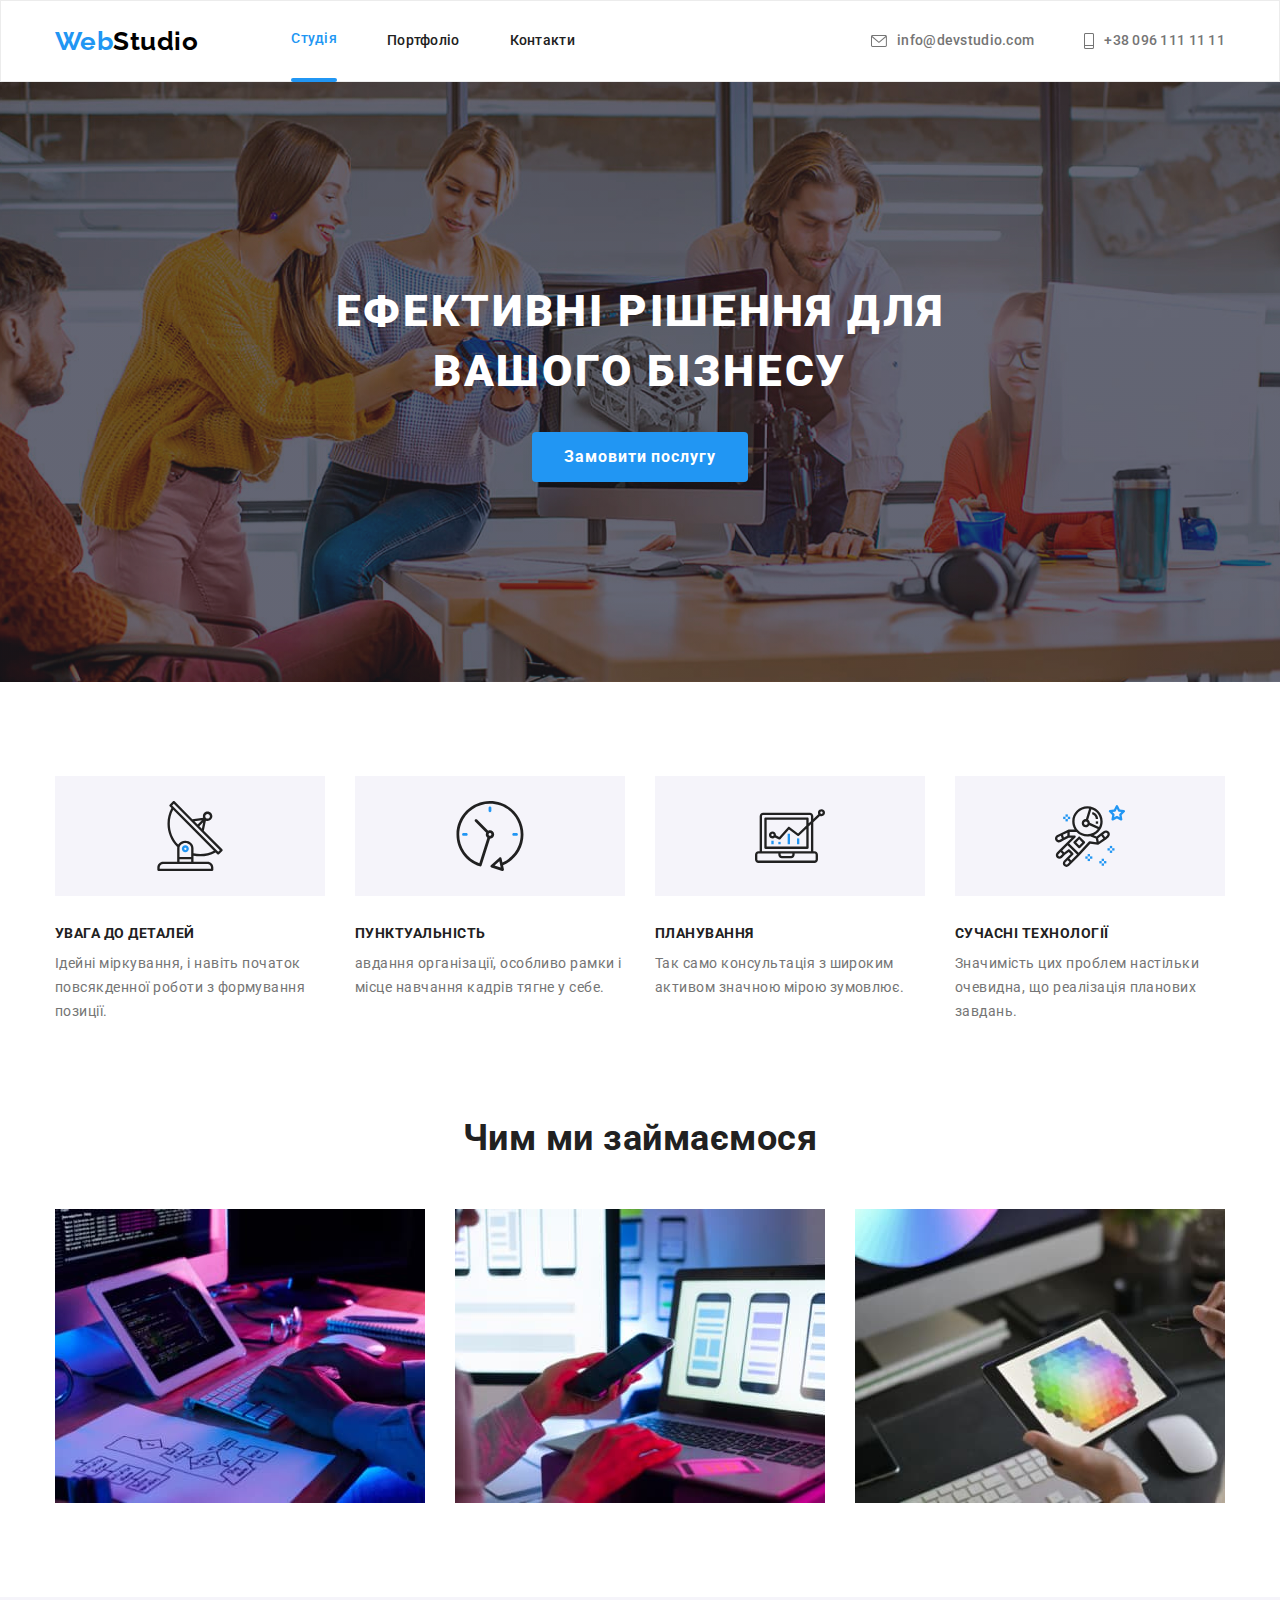
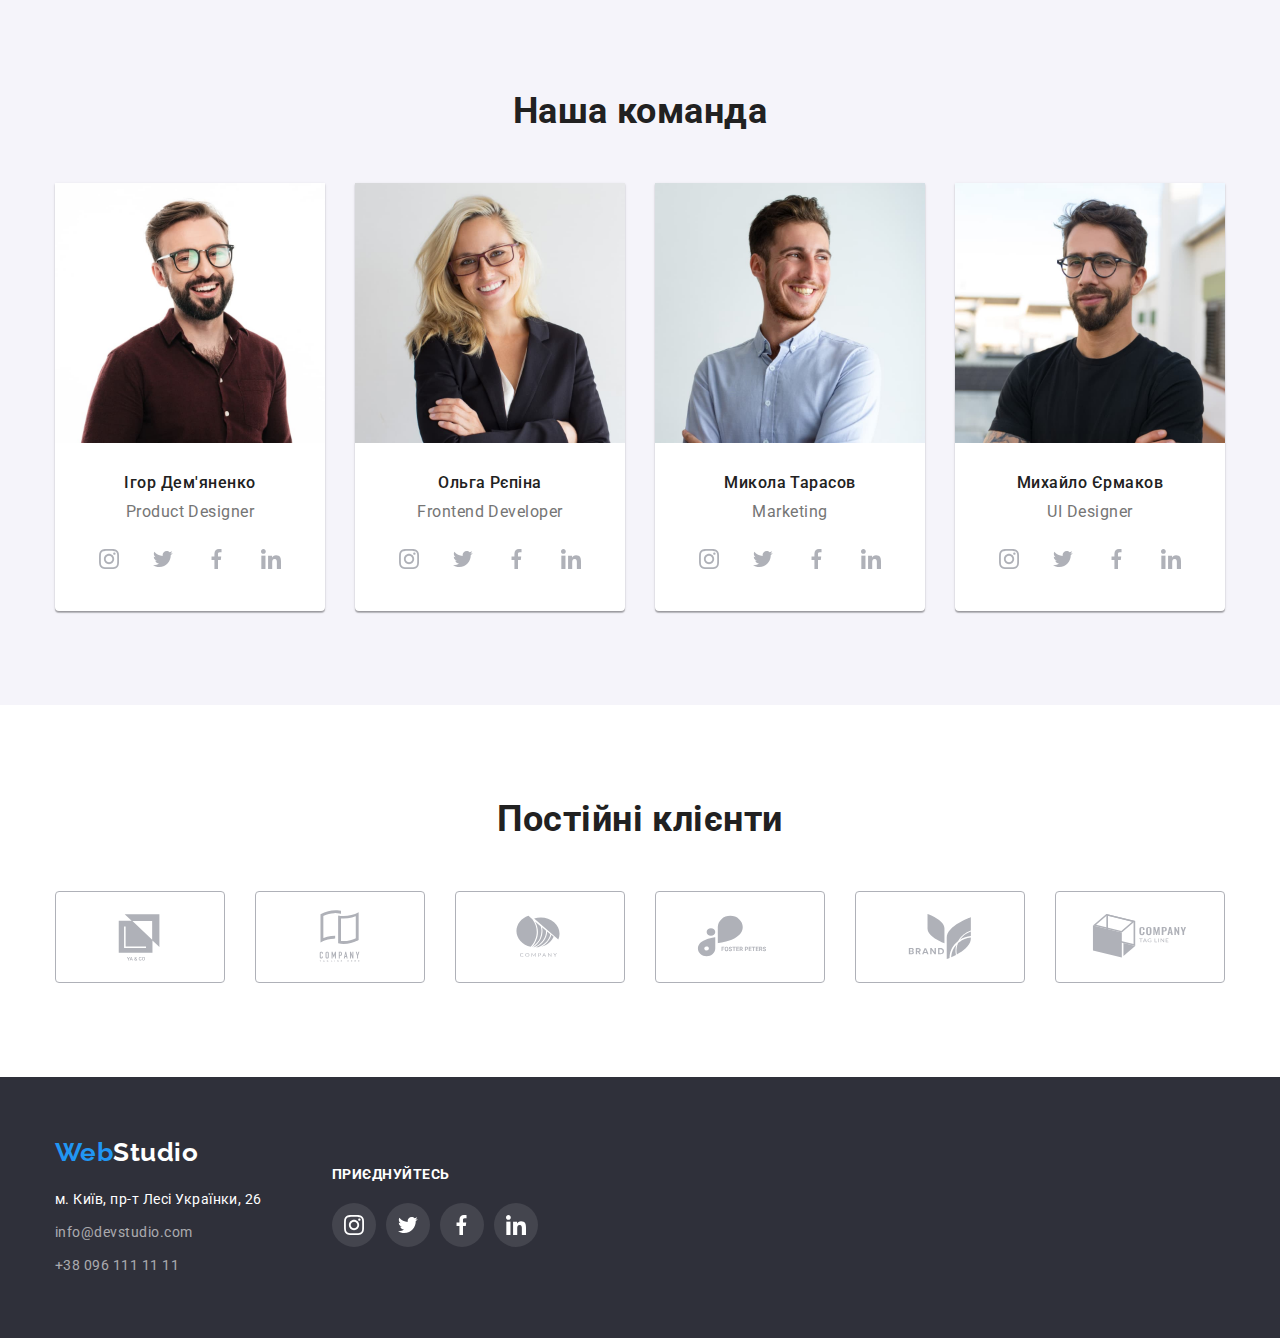
<file: index.html>
<!DOCTYPE html>
<html lang="uK">
  <head>
    <meta charset="UTF-8" />
    <meta http-equiv="X-UA-Compatible" content="IE=edge" />
    <meta name="viewport" content="width=device-width, initial-scale=1.0" />
    <title>WebStudio Ефективні рішення для вашого бізнесу.</title>
    <link rel="preconnect" href="https://fonts.googleapis.com" />
    <link rel="preconnect" href="https://fonts.gstatic.com" crossorigin />
    <link
      href="https://fonts.googleapis.com/css2?family=Raleway:wght@700&family=Roboto:wght@400;500;700;900&display=swap"
      rel="stylesheet"
    />
    <link
      rel="stylesheet"
      href="https://cdn.jsdelivr.net/npm/modern-normalize@1.1.0/modern-normalize.min.css"
    />
    <link rel="stylesheet" href="./css/styles.css" />
  </head>
  <body class="page">
    <!-- Шапка сайту-->
    <header class="header">
      <div class="container page-header-container">
        <div class="page-navigation">
          <nav>
            <a href="" class="logo link">
              <span style="color: #2196f3">Web</span
              ><span style="color: #000000">Studio</span>
            </a>
          </nav>
          <ul class="menu list">
            <li class="menu-item-here">
              <a class="menu-link link menu-link-here" href="">Студія</a>
            </li>
            <li>
              <a class="link menu-link" href="./portfolio.html">Портфоліо</a>
            </li>
            <li>
              <a class="menu-link link" href="">Контакти</a>
            </li>
          </ul>
        </div>
        <ul class="contact list">
          <li class="contact-item contact-item-first">
            <a
              class="contact-email-phone link"
              href="mailto:info@devstudio.com"
            >
              <svg
                class="icon-contact"
                aria-label="електронна пошта"
                width="16px"
                height="12px"
              >
                <use href="./images/sprite.svg#icon-email"></use>
              </svg>
              info@devstudio.com</a
            >
          </li>
          <li class="contact-item">
            <a class="contact-email-phone link" href="tel:+380961111111">
              <svg
                class="icon-contact"
                aria-label="електронна пошта"
                width="10px"
                height="16px"
              >
                <use href="./images/sprite.svg#icon-telefon "></use>
              </svg>
              +38 096 111 11 11</a
            >
          </li>
        </ul>
      </div>
    </header>
    <!-- Головна частина-->
    <main>
      <!-- Ефективні рішення-->
      <section class="main-section main-bg">
        <div class="">
          <div class="container">
            <h1 class="title-first">Ефективні рішення для вашого бізнесу</h1>

            <button type="button" class="button button-text" data-modal-open >
              Замовити послугу
            </button>
          </div>
        </div>
      </section>

      <!-- Наші переваги  -->
      <section class="section-standard">
        <h2 hidden>Наші переваги</h2>
        <div class="container section-our-advantages">
          <ul class="list section-text">
            <li class="content-our-advantages">
              <div class="bgc-advantages">
                <svg
                  class="icon-our-advantages"
                  aria-label="супутникова антена"
                  width="65px"
                  height="70px"
                >
                  <use href="./images/sprite.svg#icon-antenna"></use>
                </svg>
              </div>
              <h3 class="section-title-third">УВАГА ДО ДЕТАЛЕЙ</h3>
              <p>
                Ідейні міркування, і навіть початок повсякденної роботи з
                формування позиції.
              </p>
            </li>
            <li class="content-our-advantages">
              <div class="bgc-advantages">
                <svg
                  class="icon-our-advantages"
                  aria-label="годинник"
                  width="67px"
                  height="70px"
                >
                  <use href="./images/sprite.svg#icon-clock"></use>
                </svg>
              </div>
              <h3 class="section-title-third">ПУНКТУАЛЬНІСТЬ</h3>
              <p>
                авдання організації, особливо рамки і місце навчання кадрів
                тягне у себе.
              </p>
            </li>
            <li class="content-our-advantages">
              <div class="bgc-advantages">
                <svg
                  class="icon-our-advantages"
                  aria-label="графік"
                  width="70px"
                  height="54px"
                >
                  <use href="./images/sprite.svg#icon-diagram"></use>
                </svg>
              </div>
              <h3 class="section-title-third">ПЛАНУВАННЯ</h3>
              <p>
                Так само консультація з широким активом значною мірою зумовлює.
              </p>
            </li>
            <li class="content-our-advantages">
              <div class="bgc-advantages">
                <svg
                  class="icon-our-advantages"
                  aria-label="графік"
                  width="70px"
                  height="70px"
                >
                  <use href="./images/sprite.svg#icon-astronaut"></use>
                </svg>
              </div>
              <h3 class="section-title-third">СУЧАСНІ ТЕХНОЛОГІЇ</h3>
              <p>
                Значимість цих проблем настільки очевидна, що реалізація
                планових завдань.
              </p>
            </li>
          </ul>
        </div>
      </section>

      <!-- Чим ми займаємося-->
      <section class="about section-standard">
        <div class="container">
          <h2 class="section-title-second">Чим ми займаємося</h2>
          <ul class="list list-our-work">
            <li>
              <img
                src="./images/img1_1.jpg"
                alt="Розробка алгоритмів програмування"
                width="370"
              />
            </li>
            <li>
              <img
                src="./images/img1_2.jpg"
                alt="Розробка для мобільних пристроїв"
                width="370"
              />
            </li>
            <li>
              <img
                src="./images/img1_3.jpg"
                alt="розробка графічних елементів"
                width="370"
              />
            </li>
          </ul>
        </div>
      </section>
      <!-- Наша команда-->
      <section class="section-standard section-our-advant">
        <div class="container">
          <h2 class="section-title-second">Наша команда</h2>

          <ul class="list item-our-advant">
            <li class="employee">
              <img
                src="./images/img2_1.jpg"
                alt="фото Ігор Дем'яненко "
                width="270"
              />
              <div class="our-advant-content">
                <h3 class="our-advant">Ігор Дем'яненко</h3>
                <p class="our-advant-text" lang="en">Product Designer</p>

                <ul class="social-list list">
                  <li class="social-list_item">
                    <a href="#" class="social-list-link">
                      <svg
                        lang="en"
                        aria-label="social icon telegram"
                        class="social-list-icon"
                        width="20px"
                        height="20px"
                      >
                        <use href="./images/sprite.svg#icon-telegram"></use>
                      </svg>
                    </a>
                  </li>

                  <li class="social-list_item">
                    <a href="#" class="social-list-link">
                      <svg
                        lang="en"
                        aria-label="social icon twitter"
                        class="social-list-icon"
                        width="20px"
                        height="16px"
                      >
                        <use href="./images/sprite.svg#icon-twitter"></use>
                      </svg>
                    </a>
                  </li>

                  <li class="social-list_item">
                    <a href="#" class="social-list-link">
                      <svg
                        lang="en"
                        aria-label="social icon facebook"
                        class="social-list-icon"
                        width="10px"
                        height="20px"
                      >
                        <use href="./images/sprite.svg#icon-facebook"></use>
                      </svg>
                    </a>
                  </li>

                  <li class="social-list_item">
                    <a href="#" class="social-list-link">
                      <svg
                        lang="en"
                        aria-label="social icon linkedin"
                        class="social-list-icon"
                        width="20px"
                        height="20px"
                      >
                        <use href="./images/sprite.svg#icon-linkedin"></use>
                      </svg>
                    </a>
                  </li>
                </ul>
              </div>
            </li>
            <li class="employee">
              <img
                src="./images/img2_2.jpg"
                alt="фото Ольга Рєпіна"
                width="270"
              />
              <div class="our-advant-content">
                <h3 class="our-advant">Ольга Рєпіна</h3>
                <p class="our-advant-text" lang="en">Frontend Developer</p>

                <ul class="social-list list">
                  <li class="social-list_item">
                    <a href="#" class="social-list-link">
                      <svg
                        lang="en"
                        aria-label="social icon telegram"
                        class="social-list-icon"
                        width="20px"
                        height="20px"
                      >
                        <use href="./images/sprite.svg#icon-telegram"></use>
                      </svg>
                    </a>
                  </li>

                  <li class="social-list_item">
                    <a href="#" class="social-list-link">
                      <svg
                        lang="en"
                        aria-label="social icon twitter"
                        class="social-list-icon"
                        width="20px"
                        height="16px"
                      >
                        <use href="./images/sprite.svg#icon-twitter"></use>
                      </svg>
                    </a>
                  </li>

                  <li class="social-list_item">
                    <a href="#" class="social-list-link">
                      <svg
                        lang="en"
                        aria-label="social icon facebook"
                        class="social-list-icon"
                        width="10px"
                        height="20px"
                      >
                        <use href="./images/sprite.svg#icon-facebook"></use>
                      </svg>
                    </a>
                  </li>

                  <li class="social-list_item">
                    <a href="#" class="social-list-link">
                      <svg
                        lang="en"
                        aria-label="social icon linkedin"
                        class="social-list-icon"
                        width="20px"
                        height="20px"
                      >
                        <use href="./images/sprite.svg#icon-linkedin"></use>
                      </svg>
                    </a>
                  </li>
                </ul>
              </div>
            </li>
            <li class="employee">
              <img
                src="./images/img2_3.jpg"
                alt="фото Микола Тарасов"
                width="270"
              />
              <div class="our-advant-content">
                <h3 class="our-advant">Микола Тарасов</h3>
                <p class="our-advant-text" lang="en">Marketing</p>

                <ul class="social-list list">
                  <li class="social-list_item">
                    <a href="#" class="social-list-link">
                      <svg
                        lang="en"
                        aria-label="social icon telegram"
                        class="social-list-icon"
                        width="20px"
                        height="20px"
                      >
                        <use href="./images/sprite.svg#icon-telegram"></use>
                      </svg>
                    </a>
                  </li>

                  <li class="social-list_item">
                    <a href="#" class="social-list-link">
                      <svg
                        lang="en"
                        aria-label="social icon twitter"
                        class="social-list-icon"
                        width="20px"
                        height="16px"
                      >
                        <use href="./images/sprite.svg#icon-twitter"></use>
                      </svg>
                    </a>
                  </li>

                  <li class="social-list_item">
                    <a href="#" class="social-list-link">
                      <svg
                        lang="en"
                        aria-label="social icon facebook"
                        class="social-list-icon"
                        width="10px"
                        height="20px"
                      >
                        <use href="./images/sprite.svg#icon-facebook"></use>
                      </svg>
                    </a>
                  </li>

                  <li class="social-list_item">
                    <a href="#" class="social-list-link">
                      <svg
                        lang="en"
                        aria-label="social icon linkedin"
                        class="social-list-icon"
                        width="20px"
                        height="20px"
                      >
                        <use href="./images/sprite.svg#icon-linkedin"></use>
                      </svg>
                    </a>
                  </li>
                </ul>
              </div>
            </li>
            <li class="employee">
              <img
                src="./images/img2_4.jpg"
                alt="фото Михайло Єрмаков"
                width="270"
              />
              <div class="our-advant-content">
                <h3 class="our-advant">Михайло Єрмаков</h3>
                <p class="our-advant-text" lang="en">UI Designer</p>

                <ul class="social-list list">
                  <li class="social-list_item">
                    <a href="#" class="social-list-link">
                      <svg
                        lang="en"
                        aria-label="social icon telegram"
                        class="social-list-icon"
                        width="20px"
                        height="20px"
                      >
                        <use href="./images/sprite.svg#icon-telegram"></use>
                      </svg>
                    </a>
                  </li>

                  <li class="social-list_item">
                    <a href="#" class="social-list-link">
                      <svg
                        lang="en"
                        aria-label="social icon twitter"
                        class="social-list-icon"
                        width="20px"
                        height="16px"
                      >
                        <use href="./images/sprite.svg#icon-twitter"></use>
                      </svg>
                    </a>
                  </li>

                  <li class="social-list_item">
                    <a href="#" class="social-list-link">
                      <svg
                        lang="en"
                        aria-label="social icon facebook"
                        class="social-list-icon"
                        width="10px"
                        height="20px"
                      >
                        <use href="./images/sprite.svg#icon-facebook"></use>
                      </svg>
                    </a>
                  </li>

                  <li class="social-list_item">
                    <a href="#" class="social-list-link">
                      <svg
                        lang="en"
                        aria-label="social icon linkedin"
                        class="social-list-icon"
                        width="20px"
                        height="20px"
                      >
                        <use href="./images/sprite.svg#icon-linkedin"></use>
                      </svg>
                    </a>
                  </li>
                </ul>
              </div>
            </li>
          </ul>
        </div>
      </section>

      <!-- - Постійні клієнті-->

      <section class="section-standard">
        <div class="container section-our-work">
          <h2 class="section-title-second">Постійні клієнти</h2>

          <ul class="client list">
            <li class="client-item">
              <a class="client-link link" href="">
                <svg
                  lang="en"
                  aria-label="client ya & co"
                  class="client-link-icon"
                  width="106px"
                  height="60px"
                >
                  <use href="./images/sprite.svg#icon-logo_1"></use>
                </svg>
              </a>
            </li>

            <li class="client-item">
              <a class="client-link link" href=""
                ><svg
                  lang="en"
                  aria-label="client tagline here"
                  class="client-link-icon"
                  width="106px"
                  height="60px"
                >
                  <use href="./images/sprite.svg#icon-logo_2"></use>
                </svg>
              </a>
            </li>

            <li class="client-item">
              <a class="client-link link" href="">
                <svg
                  lang="en"
                  aria-label="client company"
                  class="client-link-icon"
                  width="106px"
                  height="60px"
                >
                  <use href="./images/sprite.svg#icon-logo_3"></use>
                </svg>
              </a>
            </li>
            <li class="client-item">
              <a class="client-link link" href=""
                ><svg
                  lang="en"
                  aria-label="client foster peters"
                  class="client-link-icon"
                  width="106px"
                  height="60px"
                >
                  <use href="./images/sprite.svg#icon-logo_4"></use></svg
              ></a>
            </li>

            <li class="client-item">
              <a class="client-link link" href=""
                ><svg
                  lang="en"
                  aria-label="client brand"
                  class="client-link-icon"
                  width="106px"
                  height="60px"
                >
                  <use href="./images/sprite.svg#icon-logo_5"></use></svg
              ></a>
            </li>
            <li class="client-item">
              <a class="client-link link" href=""
                ><svg
                  lang="en"
                  aria-label="client company tag line"
                  class="client-link-icon"
                  width="106px"
                  height="60px"
                >
                  <use href="./images/sprite.svg#icon-logo_6"></use></svg
              ></a>
            </li>
          </ul>
        </div>
      </section>
    </main>
    <!-- Підвал сайту-->
    <footer class="footer">
      <div class="container container-footer">
        <div>
          <p class="logo-footer">
            <a href="/" class="logo-footer link">
              <span style="color: #2196f3">Web</span
              ><span style="color: #ffffff">Studio</span>
            </a>
          </p>

          <!-- Контакти-->

          <address class="address">
            <ul class="list footer-list">
              <li>
                <a
                  class="link footer-contact-map"
                  href="https://goo.gl/maps/9zsEXNPoQWwBSvTj9"
                  target="_blank"
                  >м. Київ, пр-т Лесі Українки, 26</a
                >
              </li>
              <li>
                <a class="link footer-contact" href="mailto:info@devstudio.com">
                  info@devstudio.com</a
                >
              </li>
              <li>
                <a class="link footer-contact" href="tel:+380961111111">
                  +38 096 111 11 11</a
                >
              </li>
            </ul>
          </address>
        </div>
        <div class="container-social-footer">
          <h3 class="social-title-footer">ПРИЄДНУЙТЕСЬ</h3>
          <ul class="social-list list">
            <li>
              <a href="#" class="social-list-link social-list-link-footer">
                <svg
                  lang="en"
                  aria-label="social icon telegram"
                  class="social-list-icon-footer"
                  width="20px"
                  height="20px"
                >
                  <use href="./images/sprite.svg#icon-telegram"></use>
                </svg>
              </a>
            </li>

            <li class="social-list_item">
              <a href="#" class="social-list-link social-list-link-footer">
                <svg
                  lang="en"
                  aria-label="social icon twitter"
                  class="social-list-icon-footer"
                  width="20px"
                  height="16px"
                >
                  <use href="./images/sprite.svg#icon-twitter"></use>
                </svg>
              </a>
            </li>

            <li class="social-list_item">
              <a href="#" class="social-list-link social-list-link-footer">
                <svg
                  lang="en"
                  aria-label="social icon facebook"
                  class="social-list-icon-footer"
                  width="10px"
                  height="20px"
                >
                  <use href="./images/sprite.svg#icon-facebook"></use>
                </svg>
              </a>
            </li>

            <li class="social-list_item">
              <a href="#" class="social-list-link social-list-link-footer">
                <svg
                  lang="en"
                  aria-label="social icon linkedin"
                  class="social-list-icon-footer"
                  width="20px"
                  height="20px"
                >
                  <use href="./images/sprite.svg#icon-linkedin"></use>
                </svg>
              </a>
            </li>
          </ul>
        </div>
      </div>
    </footer>

    <div class="backdrop is-hidden " data-modal>
      <div class="modal">
        <button type="button" class="modal-close-btn" data-modal-close>
          <svg class="modal-close-icon" width="11px" height="11px">
            <use href="./images/sprite.svg#icon-x"</use>
          </svg>
        </button>
      </div>
    </div>
     <script src="./js/modal.js"></script>
  </body>
</html>
</file>
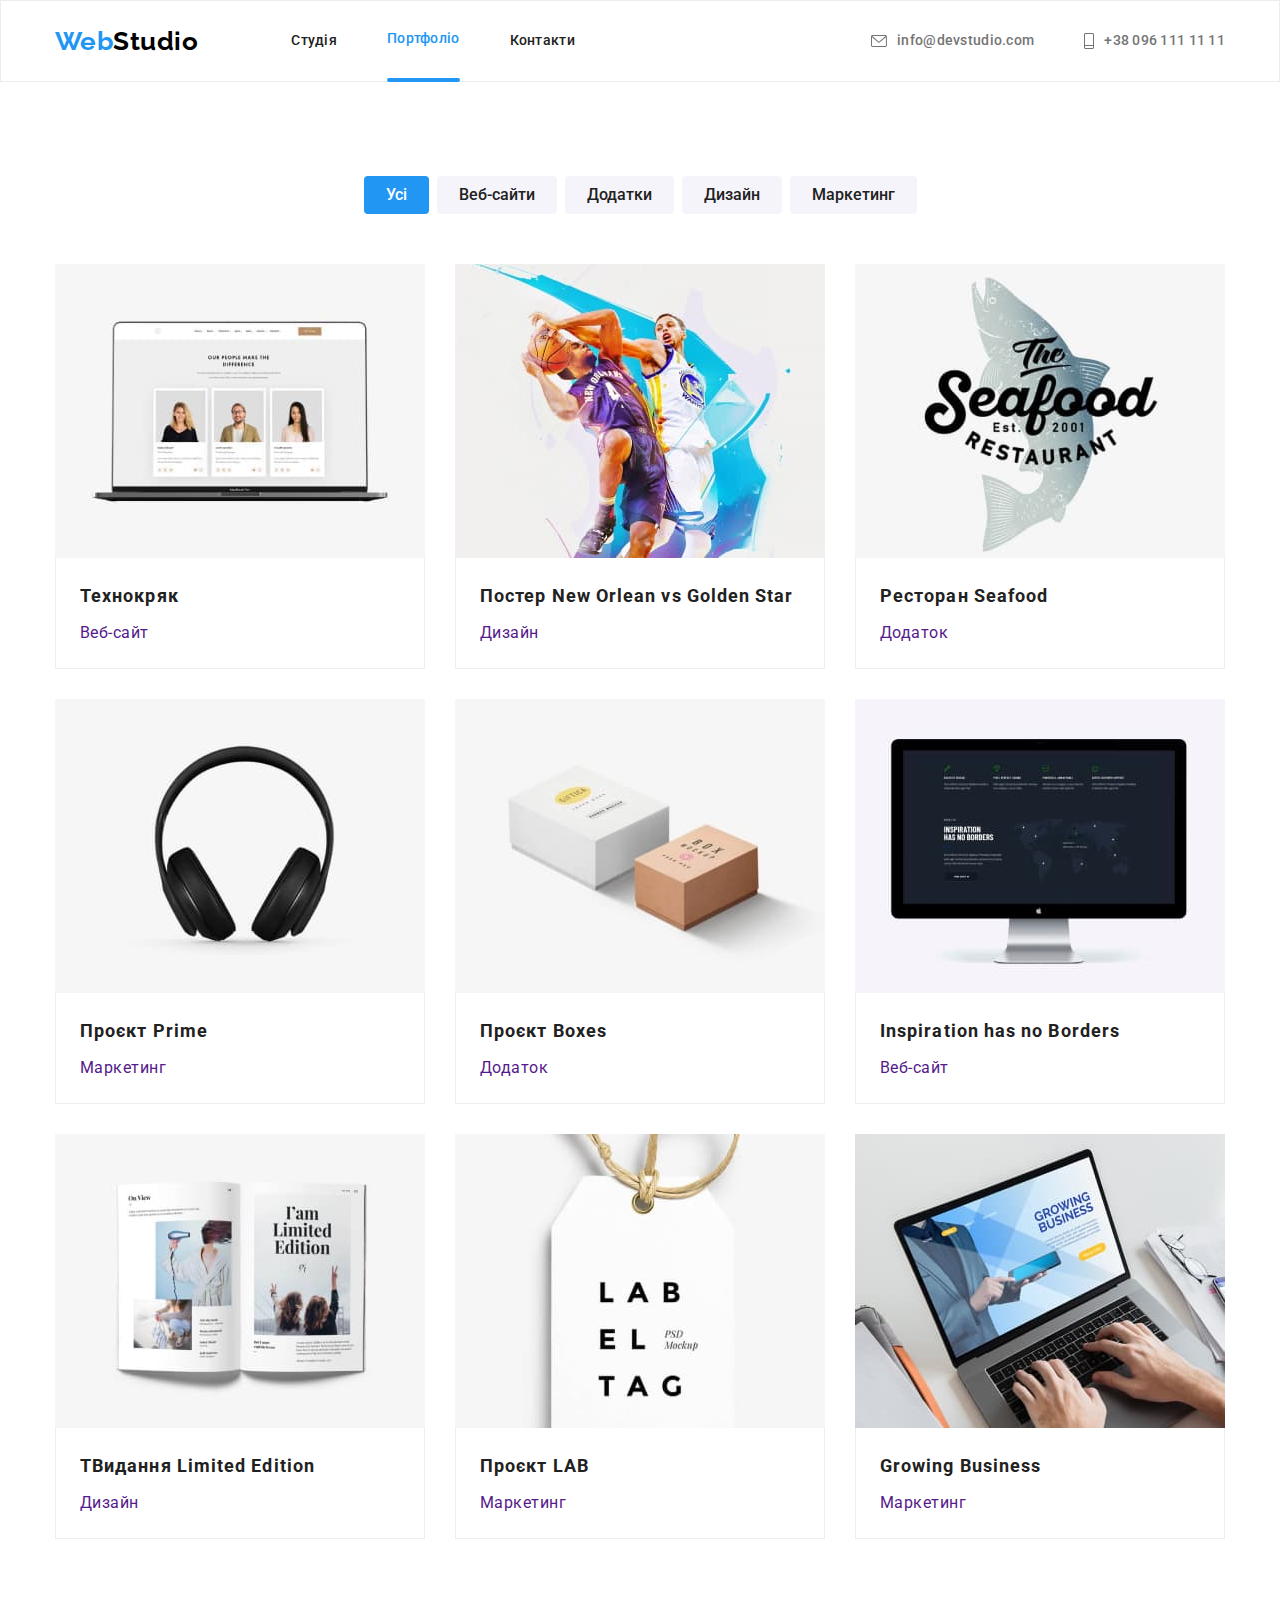
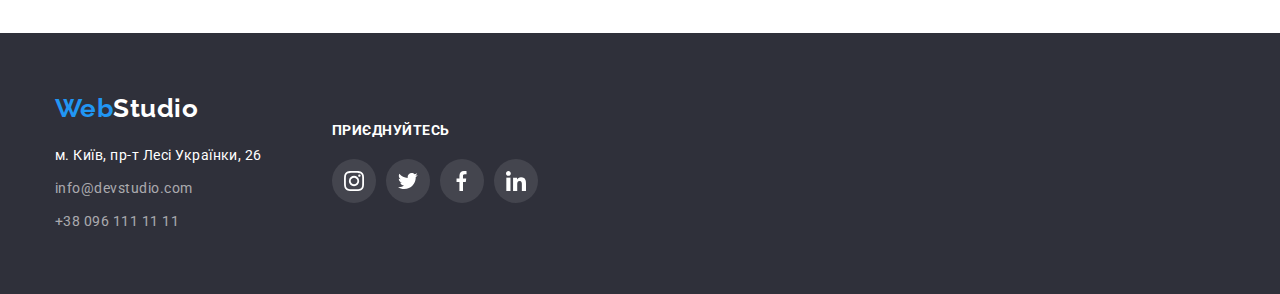
<file: portfolio.html>
<!DOCTYPE html>
<html lang="uK">
  <head>
    <meta charset="UTF-8" />
    <meta http-equiv="X-UA-Compatible" content="IE=edge" />
    <meta name="viewport" content="width=device-width, initial-scale=1.0" />
    <title>WebStudio Ефективні рішення для вашого бізнесу.</title>
    <link rel="preconnect" href="https://fonts.googleapis.com" />
    <link rel="preconnect" href="https://fonts.gstatic.com" crossorigin />
    <link
      href="https://fonts.googleapis.com/css2?family=Raleway:wght@700&family=Roboto:wght@400;500;700;900&display=swap"
      rel="stylesheet"
    />
    <link rel="stylesheet" href="https://cdn.jsdelivr.net/npm/modern-normalize@1.1.0/modern-normalize.min.css">
    <link rel="stylesheet" href="./css/styles.css" />
  </head>

<body class="page">
  <header class="header">
      <div class="container page-header-container">
        <div class="page-navigation">
          <nav>
            <a href="https://yaroslav-strilko.github.io/goit-markup-hw-05/" class="logo link">
              <span style="color: #2196f3">Web</span
              ><span style="color: #000000">Studio</span>
            </a>
          </nav>
          <ul class="menu list">
            <li class="menu-item">
              <a class="menu-link link" href="https://yaroslav-strilko.github.io/goit-markup-hw-05/portfolio.html">Студія</a>
            </li>
            <li class="menu-item-here">
              <a class="menu-link-here link" href="">Портфоліо</a>
            </li>
            <li>
              <a class="menu-link link" href="">Контакти</a>
            </li>
          </ul>
        </div>
        <ul class="contact list">
          <li class="contact-item contact-item-first">
            <a class="contact-email-phone link" href="mailto:info@devstudio.com">
              <svg
                class="icon-contact"
                aria-label="електронна пошта"
                width="16px"
                height="12px"
              >
                <use href="./images/sprite.svg#icon-email"></use>
              </svg>
              info@devstudio.com</a
            >
          </li>
          <li class="contact-item">
            <a class="contact-email-phone link" href="tel:+380961111111">
              <svg
                class="icon-contact"
                aria-label="електронна пошта"
                width="10px"
                height="16px"
              >
                <use href="./images/sprite.svg#icon-telefon "></use>
              </svg>
              +38 096 111 11 11</a
            >
          </li>
        </ul>
      </div>
    </header>
  <!-- Головна частина-->
    <main>
       
      <section class=" portfolio_cat  section-standard">
        <div class="container">
         <h1 class="visually-hidden">Наші роботи</h1>
        
         <!-- Додаткове меню (категорії робіт)-->
          <ul class="list menu-portfolio ">
              
              <li>
           <button type="button" class="portfolio-button-current portfolio-button-text">
           Усі
           </button></li>

           <li>
           <button type="button" class="portfolio-button portfolio-button-text">
           Веб-сайти
           </button></li>

           <li>
           <button type="button" class="portfolio-button portfolio-button-text">
           Додатки
           </button></li>

           <li>
           <button type="button" class="portfolio-button portfolio-button-text">
           Дизайн
           </button></li>

           <li>
           <button type="button" class="portfolio-button portfolio-button-text">
           Маркетинг
           </button></li>
         </ul>
      
     
            <!--====== Наші роботі=====-->
      
      
             
         <ul class="list work-portfolio">
           <li class="work-portfolio-item" >
            <a class="link work-portfolio-link" href="">
            <div class="work-portfolio-img ">
              <img
              src="./images/portfolio_1.jpg"
              alt="Технокряк "
              width="370"/>
                 <div class="work-portfolio-overlay-center"  >
                 <p> Ресурс пропонує комплексні пропозиції з різним рівнем функціоналу та сервісів. Все це дозволить відвідувачу отримати вичерпні відомості про компанію чи приватну особу.
                 </p>
                 </div>
            </div>
              <div class="work-portfolio-content">
               <h2 class="work-portfolio-title">Технокряк</h2>
               <p class="work-portfolio-text" >Веб-сайт</p>
             </div>
             </a>
          </li>


          <li class="work-portfolio-item" >
             <a class="link work-portfolio-link" href="">
            <div class="work-portfolio-img ">
               <img
              src="./images/portfolio_2.jpg"
              alt="Постер з двома баскетболістами "
              width="370"/>
                 <div class="work-portfolio-overlay-center"  >
                 <p> Ресурс пропонує комплексні пропозиції з різним рівнем функціоналу та сервісів. Все це дозволить відвідувачу отримати вичерпні відомості про компанію чи приватну особу.
                 </p>
                 </div>
            </div>
              <div class="work-portfolio-content">
                <h2 class="work-portfolio-title">Постер New Orlean vs Golden Star</h2>
                <p class="work-portfolio-text" >Дизайн</p>
              </div>
              </a>
          </li>

          <li class="work-portfolio-item" >
             <a class="link work-portfolio-link" href="">
             <div class="work-portfolio-img">
              <img
              src="./images/portfolio_3.jpg"
              alt="Розроблений додаток для ресторану "
              width="370"/>
                 <div class="work-portfolio-overlay-center"  >
                 <p> Ресурс пропонує комплексні пропозиції з різним рівнем функціоналу та сервісів. Все це дозволить відвідувачу отримати вичерпні відомості про компанію чи приватну особу.
                 </p>
                 </div>
             </div>
               <div class="work-portfolio-content">
                 <h2 class="work-portfolio-title">Ресторан Seafood</h2>
                 <p class="work-portfolio-text" >Додаток</p>
               </div>
               </a>
          </li>
           
          <li class="work-portfolio-item" >
            <a class="link work-portfolio-link" href="">
            <div class="work-portfolio-img">
              <img
              src="./images/portfolio_4.jpg"
              alt="Зображення навушників "
              width="370"/>
                 <div class="work-portfolio-overlay-center"  >
                 <p> Ресурс пропонує комплексні пропозиції з різним рівнем функціоналу та сервісів. Все це дозволить відвідувачу отримати вичерпні відомості про компанію чи приватну особу.
                 </p>
                 </div>
            </div>
             <div class="work-portfolio-content">
               <h2 class="work-portfolio-title">Проєкт Prime</h2>
               <p class="work-portfolio-text" >Маркетинг</p>
             </div>
             </a>
          </li>

          <li class="work-portfolio-item" >
            <a class="link work-portfolio-link" href="">
             <div class="work-portfolio-img">
               <img
               src="./images/portfolio_5.jpg"
               alt="зображені дві коробки "
               width="370"
                />
                 <div class="work-portfolio-overlay-center"  >
                 <p> Ресурс пропонує комплексні пропозиції з різним рівнем функціоналу та сервісів. Все це дозволить відвідувачу отримати вичерпні відомості про компанію чи приватну особу.
                 </p>
                 </div>
             </div>
               <div class="work-portfolio-content">
                 <h2 class="work-portfolio-title">Проєкт Boxes</h2>
                 <p class="work-portfolio-text" >Додаток</p>
               </div>
               </a>
          </li>

          <li class="work-portfolio-item" >
            <a class="link work-portfolio-link" href="">
             <div class="work-portfolio-img">
               <img
               src="./images/portfolio_6.jpg"
               alt="На зображені сучасній монітор "
               width="370"
               />
                 <div class="work-portfolio-overlay-center"  >
                 <p> Ресурс пропонує комплексні пропозиції з різним рівнем функціоналу та сервісів. Все це дозволить відвідувачу отримати вичерпні відомості про компанію чи приватну особу.
                 </p>
                 </div>
            </div>            
              <div class="work-portfolio-content">
                <h2 class="work-portfolio-title">Inspiration has no Borders</h2>
               <p class="work-portfolio-text" >Веб-сайт</p>
             </div>
             </a>
          </li>

          <li class="work-portfolio-item" >
            <a class="link work-portfolio-link" href="">
              <div class="work-portfolio-img">
                <img
                src="./images/portfolio_7.jpg"
                alt="Зображена книжка"
                width="370"
                 />
                 <div class="work-portfolio-overlay-center"  >
                 <p> Ресурс пропонує комплексні пропозиції з різним рівнем функціоналу та сервісів. Все це дозволить відвідувачу отримати вичерпні відомості про компанію чи приватну особу.
                 </p>
                 </div>
              </div>
                <div class="work-portfolio-content">
                  <h2 class="work-portfolio-title">ТВидання Limited Edition</h2>
                  <p class="work-portfolio-text" >Дизайн</p>
               </div>
               </a>
          </li>
          
          <li class="work-portfolio-item" >
            <a class="link work-portfolio-link" href="">
              <div class="work-portfolio-img">
                  <img
                  src="./images/portfolio_8.jpg"
                  alt="Зображенно цінник з літерами LAB "
                  width="370"
                   />
                   <div class="work-portfolio-overlay-center"  >
                   <p> Ресурс пропонує комплексні пропозиції з різним рівнем функціоналу та сервісів. Все це дозволить відвідувачу отримати вичерпні відомості про компанію чи приватну особу.
                   </p>
                   </div>
               </div>
                  <div class="work-portfolio-content">
                    <h2 class="work-portfolio-title">Проєкт LAB</h2>
                    <p class="work-portfolio-text" >Маркетинг</p>
                  </div>
                  </a>
              </li>
           
          <li class="work-portfolio-item" >
            <a class="link work-portfolio-link" href="">
             <div class="work-portfolio-img">
               <img
               src="./images/portfolio_9.jpg"
               alt="Зображено ноутбук за яким працюють "
               width="370"
               />
              <div class="work-portfolio-overlay-center"  >
              <p> Ресурс пропонує комплексні пропозиції з різним рівнем функціоналу та сервісів. Все це дозволить відвідувачу отримати вичерпні відомості про компанію чи приватну особу.
              </p>
              </div>
            </div>
                <div class="work-portfolio-content">
                    <h2 class="work-portfolio-title">Growing Business</h2>
                    <p class="work-portfolio-text" >Маркетинг</p>
                </div>
                </a>
            </li>
          
         </ul>
        </div>
      </section>

    </main>
    
    <!-- Підвал сайту-->
    <footer class="footer">
      <div class="container container-footer">
        <div>
          <p class="logo-footer">
            <a href="/" class="logo-footer link">
              <span style="color: #2196f3">Web</span
              ><span style="color: #ffffff">Studio</span>
            </a>
          </p>

          <!-- Контакти-->

          <address class="address">
            <ul class="list footer-list">
              <li>
                <a
                  class="link footer-contact-map"
                  href="https://goo.gl/maps/9zsEXNPoQWwBSvTj9"
                  target="_blank"
                  >м. Київ, пр-т Лесі Українки, 26</a
                >
              </li>
              <li>
                <a class="link footer-contact" href="mailto:info@devstudio.com">
                  info@devstudio.com</a
                >
              </li>
              <li>
                <a class="link footer-contact" href="tel:+380961111111">
                  +38 096 111 11 11</a
                >
              </li>
            </ul>
          </address>
        </div>
        <div class="container-social-footer">
          <h3 class="social-title-footer">ПРИЄДНУЙТЕСЬ</h3>
          <ul class="social-list list">
            <li>
              <a href="#" class="social-list-link social-list-link-footer">
                <svg
                  lang="en"
                  aria-label="social icon telegram"
                  class="social-list-icon-footer"
                  width="20px"
                  height="20px"
                >
                  <use href="./images/sprite.svg#icon-telegram"></use>
                </svg>
              </a>
            </li>

            <li class="social-list_item">
              <a href="#" class="social-list-link social-list-link-footer">
                <svg
                  lang="en"
                  aria-label="social icon twitter"
                  class="social-list-icon-footer"
                  width="20px"
                  height="16px"
                >
                  <use href="./images/sprite.svg#icon-twitter"></use>
                </svg>
              </a>
            </li>

            <li class="social-list_item">
              <a href="#" class="social-list-link social-list-link-footer">
                <svg
                  lang="en"
                  aria-label="social icon facebook"
                  class="social-list-icon-footer"
                  width="10px"
                  height="20px"
                >
                  <use href="./images/sprite.svg#icon-facebook"></use>
                </svg>
              </a>
            </li>

            <li class="social-list_item">
              <a href="#" class="social-list-link social-list-link-footer">
                <svg
                  lang="en"
                  aria-label="social icon linkedin"
                  class="social-list-icon-footer"
                  width="20px"
                  height="20px"
                >
                  <use href="./images/sprite.svg#icon-linkedin"></use>
                </svg>
              </a>
            </li>
          </ul>
        </div>
      </div>
    </footer>
     

</body>
</html>
</file>
<file: css/styles.css>
/* Колір основного тексту #757575 */
/* Другорядний колір тексту #212121 */
/* Колір фону Білий #F5F5F5 */
/* Колір фону Сірий #2F303A */
/* Акцент 1  #2196F3 */

:root {
  --primary-font: "Roboto", sans-serif;
  --logo-font: "Raleway", sans-serif;
  --primary-text-color: #757575;
  --title-text-color: #212121;
  --accent-color: #2196f3;
  --background-color: #f5f5f5;
  --background-color-grey: #f5f4fa;
  --footer-background-color: #2f303a;
  --white: #ffffff;
  --title-color: #ffffff;
  --button-color: #188ce8;
  --primary-color-grey: #afb1b8;
  --transition-dur-and-func :250ms cubic-bezier(0.4, 0, 0.2, 1)
}

/* Скидаємо налаштування від браузера */
/* Скидаємо налаштування заголовків */
h1,
h2,  
h3,
h4,
h5,
h6,
/* Скидаємо налаштування абзаців */
p {
  margin-top: 0;
  margin-bottom: 0;
  padding-left: 0;
}
/* Скидаємо налаштування списків */
ul,
ol {
  margin-top: 0;
  margin-bottom: 0;
  padding-left: 0;
}
/* Прибираємо підкреслення під посиланнями */
.link {
  text-decoration: none;
}
/* Прибираємо кропки в списках */
.list {
  list-style: none;
}
/* Прибираємо відступи картинок у списковіх елементах */
img {
  display: block;
  max-width: 100%;
  height: auto;
}
/* При наведені на кнопку зміна курсору */
button {
  cursor: pointer;
}
/* Задаемо основні параметри сторінки */
body {
  font-size: 16px;
  letter-spacing: 0.03em;
  color: var(--primary-text-color);
  font-family: var(--primary-font);
}
/* =============приховуємо заголовки============= */
.visually-hidden {
  position: absolute;
  white-space: nowrap;
  width: 1px;
  height: 1px;
  overflow: hidden;
  border: 0;
  padding: 0;
  clip: rect(0 0 0 0);
  clip-path: inset(50%);
  margin: -1px;
}

/* ==========COMPONENTS================== */

/* Задаємо основні параметри контейнеру */

.page {
  background: var(--white: );
}

.container {
  width: 1200px;
  margin-right: auto;
  margin-left: auto;
  padding-right: 15px;
  padding-left: 15px;
}

.section-standard {
  padding-top: 94px;
  padding-bottom: 94px;
}

/* ==========HEADER================== */
.header {
  border: 1px solid #ececec;
}

.page-header-container {
  display: flex;
  align-items: center;
  justify-content: space-between;
  height: 80px;
  background-color: var(--white);
}

.page-navigation {
  display: flex;
  align-items: center;
}


.logo {
  font-family: var(--logo-font);
  font-weight: 700;
  font-size: 26px;
  line-height: 1.19;
  margin-right: 93px;
}

.menu-link {
  color: var(--title-text-color);
  transition: color var(--transition-dur-and-func);
  /* margin-bottom: 28px; */
}

.menu-link:hover,
.menu-link:focus {
  background: var(--white); /* Цвет фона под ссылкой */
  color: var(--accent-color); /* Цвет ссылки */
}

.menu-link-here {
  color: var(--accent-color);
 
}


.menu {
  display: flex;
  align-items: center;
  column-gap: 50px;
  font-weight: 500;
  font-size: 14px;
  line-height: 1.14;
  letter-spacing: 0.02em;
  color: var(--title-text-color);
}
.menu-item-here{
  position: static;
  /* color: var(--accent-color); */
  /* display: flex;
  justify-content: space-between;
   flex-direction: column; */
  
}

.menu-item-here::after{
   /* margin-top: 32px; */
   /* display: flex; */
   display: block;
   content: ""; /*обовязковий елемент якщо немає контенту, без нього не буде відображення  */
   /* position: relative; */
   /* justify-content: space-between; */
   width: 100%;
   height: 4px;
   /* left: 451px; */
    top: 31px;

   background: #2196F3;
   border-radius: 2px;
   position: relative;
   /* transition: background var(--transition-dur-and-func); */
   /* transition: background-color var(--transition-dur-and-func); */
   
  }


.contact {
  display: flex;
  align-items: center;
  column-gap: 50px;
}

.contact-email-phone {
  display: flex;
  align-items: center;
  font-weight: 500;
  font-size: 14px;
  line-height: 1.14;
  letter-spacing: 0.02em;
  color: var(--primary-text-color);
  transition: color var(--transition-dur-and-func);
}

.contact-email-phone:hover,
.contact-email-phone:focus,
.icon-contact:hover
{
  cursor: pointer;
  color: var(--accent-color);
 
}

/* ======Іконки перед Контактами */
.icon-contact {
  display: inline-block;
  fill: var(--primary-text-color);
  margin-right: 10px;
  transition: fill var(--transition-dur-and-func);
}

.contact-email-phone:hover svg,
.contact-email-phone:focus svg
{
  fill: var(--accent-color);
 
}
/* ======Ефективні рішення========== */
.main-bg {
  background-color: #212121;
  background-image: linear-gradient(
      rgba(47, 48, 58, 0.4),
      rgba(47, 48, 58, 0.4)
    ),
    url(../images/main_bg.jpg);
  background-repeat: no-repeat;
  background-position: center;
  background-size: cover;
  max-width: 1600px;
  margin: 0 auto;
}

.main-section {
  text-align: center;
  padding-top: 200px;
  padding-bottom: 200px;
}

.title-first {
  margin: 0 auto 30px;
  width: 696px;
  font-weight: 900;
  font-size: 44px;
  line-height: 1.36;
  text-align: center;
  letter-spacing: 0.06em;
  text-transform: uppercase;
  color: var(--title-color);
}
/* Кнопка */

.button:hover,
.button:focus {
  background-color: var(--button-color);
}

.button-text {
  border-radius: 4px;
  padding: 10px 32px 10px 32px;
  border: 0;
  font-family: var(--primary-font);
  font-weight: 700;
  font-size: 16px;
  line-height: 1.88;
  letter-spacing: 0.06em;
  color: var(--white);
  background-color: var(--accent-color);
   transition: background-color var(--transition-dur-and-func);
}

/* ==========Наші переваги================= */
.section-our-advantages {

}

.section-text {
  display: flex;
  gap: 30px;
  font-weight: 400;
  font-size: 14px;
  line-height: 1.71;
}

.content-our-advantages {
  flex-basis: calc((100% - 90px) / 4);
}

.bgc-advantages {
  display: flex;
  align-items: center;
  justify-content: center;
  height: 120px;
  margin-bottom: 30px;
  background-color: #f5f4fa;
}

.icon-our-advantages {
  width: 70px;
  height: 70px;
}

.section-title-third {
  margin-bottom: 10px;
  font-weight: 700;
  font-size: 14px;
  line-height: 1.14;
  text-transform: uppercase;
  color: var(--title-text-color);
}

.section-title-second {
  font-weight: 700;
  font-size: 36px;
  line-height: 1.16;
  text-align: center;
  color: var(--title-text-color);
  margin-bottom: 50px;
}

/* ==========Чим ми займаємося================= */
.section-standard.about {
  padding-top: 0;
}

.item-our-advant {
  display: flex;
  align-items: center;
  justify-content: space-between;
  flex-wrap: wrap;
  column-gap: 30px;
}

.list-our-work {
  display: flex;
  align-items: center;
  gap: 30px;
}

/* ============ Наша команда  ==================*/
.section-our-advant {
  background-color: var(--background-color-grey);
}

.employee {
  flex-basis: calc((100% - 90px) / 4);
  background-color: var(--white);

  background: #ffffff;
  box-shadow: 0px 1px 3px rgba(0, 0, 0, 0.12), 0px 1px 1px rgba(0, 0, 0, 0.14),
    0px 2px 1px rgba(0, 0, 0, 0.2);
  border-radius: 0px 0px 4px 4px;
}

.item-our-advant {
  display: flex;
  align-items: center;
  gap: 30px;
}

.our-advant-content {
  padding-top: 30px;
  padding-bottom: 30px;
}

.our-advant {
  font-size: 16px;
  margin-bottom: 10px;
  font-weight: 500;
  line-height: 1.19;
  text-align: center;
  color: var(--title-text-color);
}

.our-advant-text {
  font-weight: 400;
  line-height: 1.19;
  text-align: center;
}
/* ========== Іконки соцмереж ========== */

.social-list {
  display: flex;
  justify-content: center;
  align-items: center;
  margin-top: 16px;
  gap: 10px;
}

.social-list-link {
  display: flex;
  align-items: center;
  justify-content: center;
  width: 44px;
  height: 44px;
  border-radius: 50%;
  background-color: var(--white);
  transition: background-color var(--transition-dur-and-func);

}
.social-list-link:hover,
.social-list-link:focus {
  background-color: var(--accent-color);
}
.social-list-item {
}

/* Створюємо  */
/* Створюємо нижній фон для іконок соцмереж */
.social-list-icon {
  width: 20px;
  height: 20px;
  fill: var(--primary-color-grey);
  transition: fill var(--transition-dur-and-func);

}

.social-list-link:hover .social-list-icon,
.social-list-link:focus .social-list-icon {
  fill: var(--white);
}

/* ====Постійні клієнті===== */
.client {
  display: flex;
  align-items: center;
  justify-content: center;
  gap: 30px;
}

.client-link {
  height: 92px;
  border: 1px solid #afb1b8;
  border-radius: 4px;
  display: flex;
  align-items: center;
  justify-content: center;
  transition: border var(--transition-dur-and-func);
}


.client-item {
   flex-basis: calc((100% - 150px) / 6);
  
}
.client-link-icon {
  width: 106px;
  fill: var(--primary-color-grey);
   transition: fill var(--transition-dur-and-func);
}

.client-link:hover,
.client-link:focus{
  border: 1px solid var(--accent-color);
  
}

.client-link:hover svg,
.client-link:focus svg {
  fill: var(--accent-color);
}


/* -------FOOTER------------- */
/*  */
.footer {
  display: flex;
  flex-direction: column;
  padding-top: 60px;
  padding-bottom: 60px;
  background-color: var(--footer-background-color);
}

.container-footer {
  display: flex;
  align-items: center;
}
.address {
  font-style: normal;
}

.footer-list :not(:last-child) {
  margin-bottom: 9px;
}

.logo-footer {
  font-family: var(--logo-font);
  font-weight: 700;
  font-size: 26px;
  line-height: 1.19;
  margin-bottom: 20px;
}

/*  */
.footer-contact,
.footer-contact-map {
  font-weight: 400;
  font-size: 14px;
  line-height: 1.71;
  color: var(--title-color);
}

.footer-contact-map {
  margin-top: 20px;
}

.footer-contact {
  color: rgba(255, 255, 255, 0.6);
  margin-top: 9px;
  transition: color var(--transition-dur-and-func);
}

.footer-contact:hover,
.footer-contact:focus {
  color: var(--accent-color);
}

/* ==================== */

/* ========== Іконки соцмереж підвал ========== */
.container-social-footer {
  margin-left: 70px;
}

.social-title-footer {
  margin-bottom: 20px;
  font-weight: 700;
  font-size: 14px;
  line-height: 1.14;
  text-transform: uppercase;
  color: var(--white);
}

.social-list-footer {
  display: flex;
  justify-content: center;
  align-items: center;
  gap: 10px;
}

.social-list-link-footer {
  background-color: rgba(255, 255, 255, 0.1);
  transition: background-color var(--transition-dur-and-func);

}

.social-list-link-footer:hover,
.social-list-link-footer:focus {
  background-color: var(--accent-color);
}

/* Створюємо  */
/* Створюємо нижній фон для іконок соцмереж */
.social-list-icon-footer {
  width: 20px;
  height: 20px;
  fill: var(--white);
}

/* ======= -------/FOOTER------------- =========== */

/* ======= --------Модальне вікно--------- =========== */
.backdrop{
  position: fixed;
  top: 0;
  left: 0;
  z-index: 100;
  width: 100%;
  height: 100%;
  background-color: rgba(0, 0, 0, 0.2); 

  transition: opacity var(--transition-dur-and-func), ;
  
}
 .backdrop.is-hidden {
 visibility: hidden;
 opacity: 0;
 pointer-events: none;
 }

.modal{
  position: absolute;
  top: 50%;
  left: 50%;
  transform: translate(-50%, -50%);
 width: 528px;
 height: 581px;
 background-color: var(--white);

}
.modal-close-btn {
  position: absolute; /*за допомогою absolute розміщаємо кнопку в кут   */
  top: 8px;
  right: 8px;
  display: flex;      /*за допомогою flex центруэмо svg   */
  align-items: center; /*за допомогою flex центруэмо svg   */
  justify-content: center; /*за допомогою flex центруэмо svg   */
  padding: 0;
  width: 30px;
  height: 30px;
  border-radius: 50%;
  background-color: transparent;
  border: 1px solid rgba(0, 0, 0, 0.1); 

}




/*=============== Блок портфоліо ================*/
.portfolio-button-text {
  border-radius: 4px;
  padding: 6px 22px 6px 22px;
  border: 0;
  font-family: var(--primary-font);
  font-style: normal;
  text-align: center;
  font-size: 16px;
  font-weight: 500;
  line-height: 1.62;
  color: var(--title-text-color);
  background-color: rgba(245, 244, 250, 1);
  transition: background-color var(--transition-dur-and-func), color var(--transition-dur-and-func);
}

.portfolio-button-current {
  color: var(--title-color);
  background-color: var(--accent-color);
} 

.menu-portfolio {
  display: flex;
  justify-content: center;
  margin-bottom: 50px;
  gap: 8px;
}

.work-portfolio-title {
  margin-bottom: 4px;
  font-weight: 700;
  font-size: 18px;
  line-height: 2;
  letter-spacing: 0.06em;
  color: var(--title-text-color);
}

.work-portfolio-text {
  margin: top 4px;
}

.work-portfolio-content {
  padding: 20px 24px 20px 24px;
  border-left: 1px solid #eeeeee;
  border-right: 1px solid #eeeeee;
  border-bottom: 1px solid #eeeeee;
}

.portfolio_cat {
  font-weight: 400;
  line-height: 1.88;
}

.work-portfolio {
  display: flex;
  flex-wrap: wrap;
  margin-left: -30px;
  margin-top: -30px;
 }


.work-portfolio-link{  
  display: block;
  transition : box-shadow var(--transition-dur-and-func) ;/* задаємо фукцію на весь блок для тіні */
}

.work-portfolio-img{
  position: relative;
  overflow: hidden;
}

.work-portfolio-overlay-center{
 position: absolute;
 top: 0%;
 bottom: 0;
 height: 100%;
 width: 100%;
 background: rgba(33, 150, 243, 0.9);
 overflow: auto;
 transform: translateY(100%);
 transition: transform 250ms linear;
 padding-left: 24px;
 padding-right: 24px;
 font-size: 18px;
 line-height: 1.56;
 letter-spacing: 0.03em;
 color: #FFFFFF; 
 display: flex;
 align-items: center; 

}

.work-portfolio-link:hover .work-portfolio-overlay-center,
.work-portfolio-link:focus .work-portfolio-overlay-center {
  transform: translateY(0%);
}

/* .work-portfolio-overlay{
 position: absolute;
 top: 0%;
 bottom: 0;
 height: 100%;
 width: 100%;
 background: rgba(33, 150, 243, 0.9);
 overflow: auto;
 transform: translateY(100%);
 transition: transform 250ms linear;


 padding-left: 24px;
 padding-right: 24px;
 font-style: normal;
 font-weight: 400;
 font-size: 18px;
 line-height: 1.56;
 letter-spacing: 0.03em;
 color: #FFFFFF; 
} */

/* .work-portfolio-link:hover .work-portfolio-overlay,
.work-portfolio-link:focus .work-portfolio-overlay {
  transform: translateY(0%);
} */


.work-portfolio-link:hover,
.work-portfolio-link:focus {
     box-shadow: 0px 1px 1px rgba(0, 0, 0, 0.12), 0px 4px 4px rgba(0, 0, 0, 0.06),
    1px 4px 6px rgba(0, 0, 0, 0.16);
}

.work-portfolio > .work-portfolio-item {
  flex-basis: calc((100% - 90px) / 3);
  margin-left: 30px;
  margin-top: 30px;
}

/* Кнопка */
.portfolio-button:hover,
.portfolio-button:focus {
  color: var(--title-color);
  background-color: var(--accent-color);
}

.portfolio-button-text:hover,
.portfolio-button-text:focus {
  box-shadow: 0px 3px 1px rgba(0, 0, 0, 0.1), 0px 1px 2px rgba(0, 0, 0, 0.08), 0px 2px 2px rgba(0, 0, 0, 0.12);
  /* border-radius: 4px; */
}

/* +++++++++++++++++++++++++++ */
</file>
